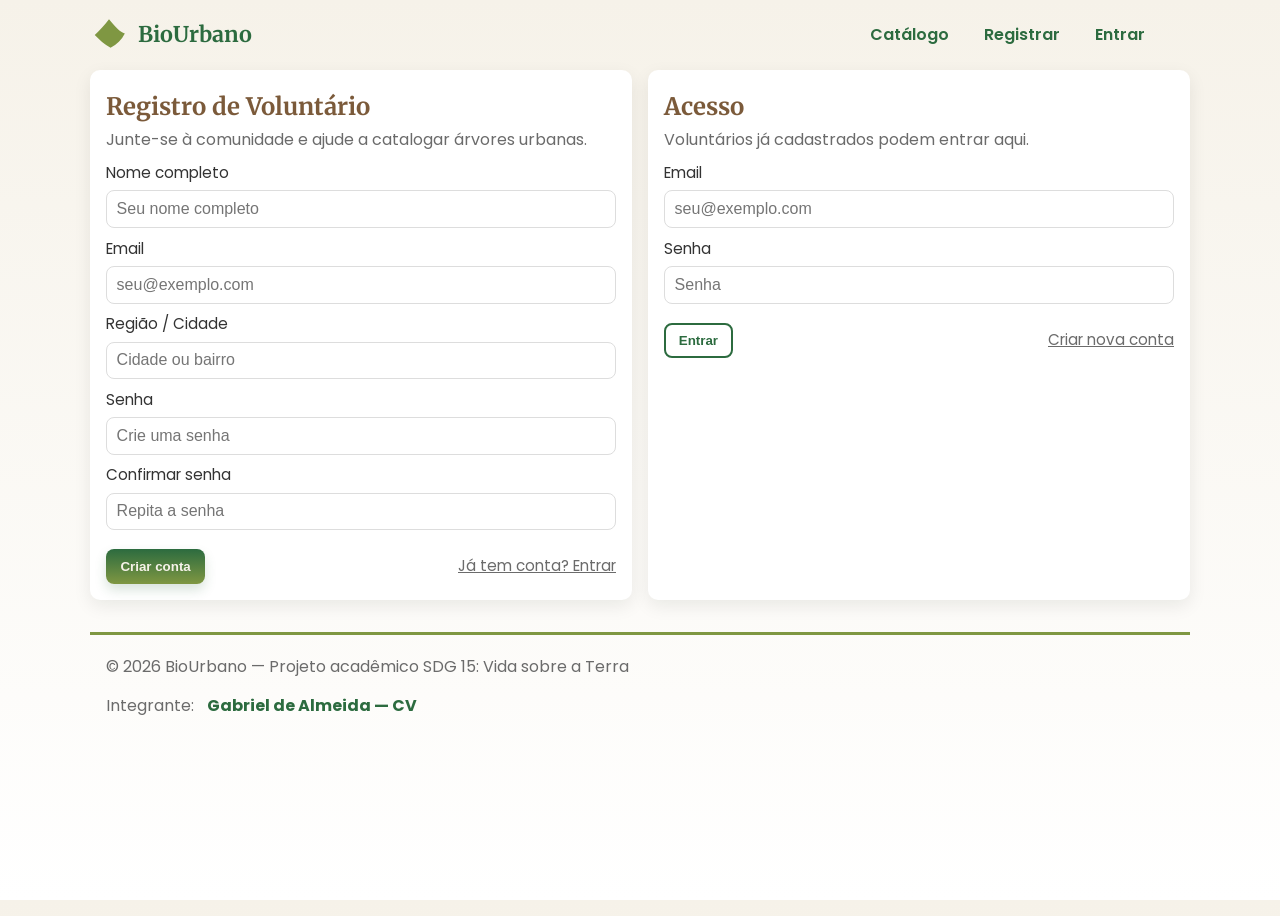
<file: cadastro.html>
<!doctype html>
<html lang="pt-BR">
<head>
  <meta charset="utf-8">
  <meta name="viewport" content="width=device-width,initial-scale=1">
  <title>BioUrbano — Cadastro</title>
  <link rel="stylesheet" href="style.css">
  <link rel="preconnect" href="https://fonts.gstatic.com" crossorigin>
  <link href="https://fonts.googleapis.com/css2?family=Merriweather:wght@700;900&family=Poppins:wght@300;400;600&display=swap" rel="stylesheet">
</head>
<body>
  <header class="site-header">
    <div class="brand">
      <svg class="icon-leaf" viewBox="0 0 24 24" aria-hidden="true" role="img"><path fill="currentColor" d="M12 2C9 6 6 9 3 12c3 3 6 6 10 8 4-2 7-5 9-9-3-1-6-4-10-9z"/></svg>
      <h1>BioUrbano</h1>
    </div>
    <nav aria-label="Main navigation" class="top-nav">
      <a href="index.html">Catálogo</a>
      <a href="#register">Registrar</a>
      <a href="#login">Entrar</a>
      <a class="nav-icon" href="#" title="Mapa">
        <svg viewBox="0 0 24 24" aria-hidden="true" role="img"><path fill="currentColor" d="M12 2C8.1 2 5 5.1 5 9c0 5.2 7 13 7 13s7-7.8 7-13c0-3.9-3.1-7-7-7z"/></svg>
      </a>
    </nav>
  </header>

  <main class="auth-main">
    <section id="register" class="card form-card">
      <header>
        <h2>Registro de Voluntário</h2>
        <p class="lead">Junte-se à comunidade e ajude a catalogar árvores urbanas.</p>
      </header>

      <form class="register-form" action="#" method="post" onsubmit="if (!this.checkValidity()) { return false; } window.location.href='cadastro.html'; return false;">
        <label for="fullname">Nome completo
          <input id="fullname" name="fullname" type="text" required placeholder="Seu nome completo">
        </label>

        <label for="email">Email
          <input id="email" name="email" type="email" required placeholder="seu@exemplo.com">
        </label>

        <label for="region">Região / Cidade
          <input id="region" name="region" type="text" placeholder="Cidade ou bairro">
        </label>

        <label for="password">Senha
          <input id="password" name="password" type="password" required placeholder="Crie uma senha">
        </label>

        <label for="confirm-password">Confirmar senha
          <input id="confirm-password" name="confirm-password" type="password" required placeholder="Repita a senha">
        </label>

        <div class="form-actions">
          <button type="submit" class="btn submit-btn">Criar conta</button>
          <a href="#login" class="toggle-link">Já tem conta? Entrar</a>
        </div>
      </form>
    </section>

    <section id="login" class="card form-card login-card" aria-hidden="false">
      <header>
        <h2>Acesso</h2>
        <p class="lead">Voluntários já cadastrados podem entrar aqui.</p>
      </header>

      <form class="login-form" action="#" method="post" onsubmit="if (!this.checkValidity()) { return false; } window.location.href='index.html'; return false;">
        <label for="login-email">Email
          <input id="login-email" name="login-email" type="email" required placeholder="seu@exemplo.com">
        </label>

        <label for="login-password">Senha
          <input id="login-password" name="login-password" type="password" required placeholder="Senha">
        </label>

        <div class="form-actions">
          <button type="submit" class="btn login-link">Entrar</button>
          <a href="#register" class="toggle-link">Criar nova conta</a>
        </div>
      </form>
    </section>
  </main>

  <footer class="site-footer">
    <p>&copy; 2026 BioUrbano — Projeto acadêmico SDG 15: Vida sobre a Terra</p>
    <nav class="team-links" aria-label="Resume">
      <span>Integrante:</span>
      <a href="curriculo.html" target="_blank" rel="noopener">Gabriel de Almeida — CV</a>
    </nav>
  </footer>
</body>
</html>
</file>
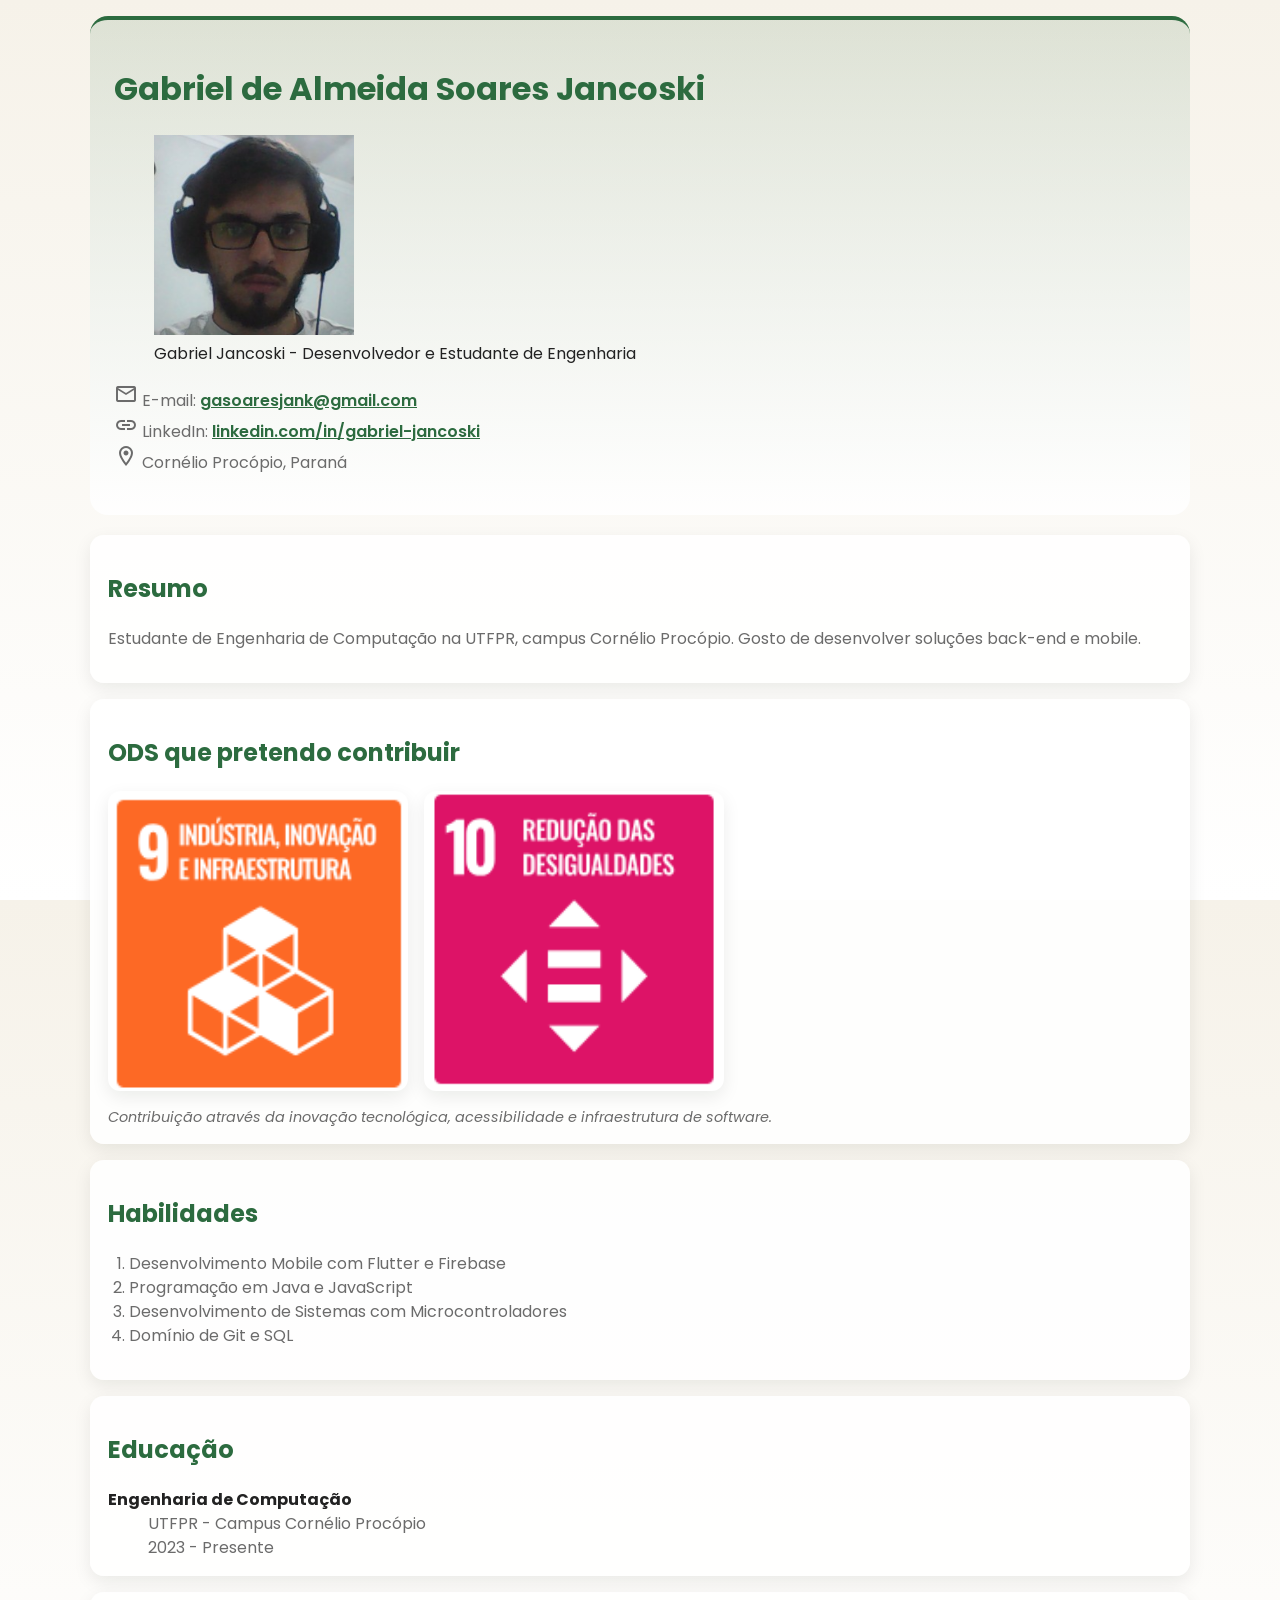
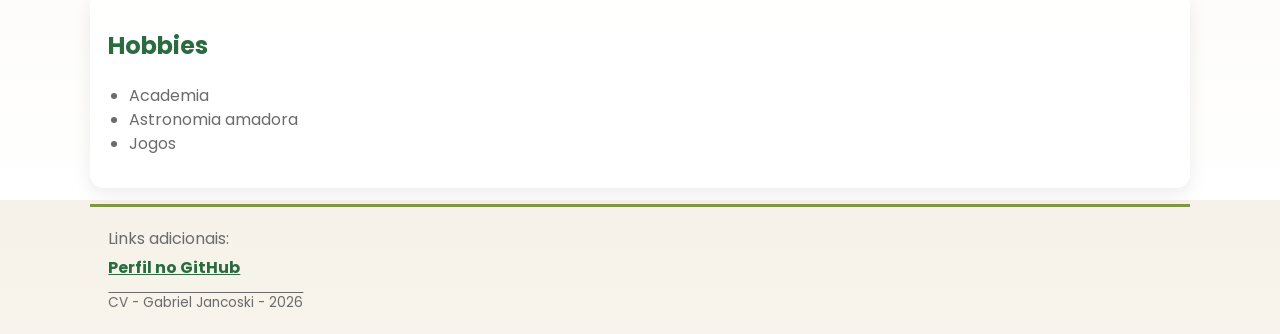
<file: curriculo.html>
<!DOCTYPE html>
<html lang="pt-br">
<head>
    <meta charset="UTF-8">
    <meta name="viewport" content="width=device-width, initial-scale=1.0">
    <link rel="preconnect" href="https://fonts.googleapis.com">
    <link rel="preconnect" href="https://fonts.gstatic.com" crossorigin>
    <link href="https://fonts.googleapis.com/css2?family=Poppins:wght@300;400;600&display=swap" rel="stylesheet">
    <link rel="stylesheet" href="https://fonts.googleapis.com/icon?family=Material+Icons+Outlined">
    <link rel="stylesheet" href="style.css">
    <title>Gabriel de Almeida Soares Jancoski</title>
</head>
<body>

    <header id="cabecalho-principal">
        <h1>Gabriel de Almeida Soares Jancoski</h1>
        
        <figure id="perfil">
            <img src="imagens/perfil.png" alt="Foto de perfil de Gabriel Jancoski" width="200" height="200">
            <figcaption>Gabriel Jancoski - Desenvolvedor e Estudante de Engenharia</figcaption>
        </figure>

        <p class="contato-info">
            <i class="material-icons-outlined">email</i> E-mail: <a href="mailto:gasoaresjank@gmail.com">gasoaresjank@gmail.com</a><br>
            <i class="material-icons-outlined">link</i> LinkedIn: <a href="https://www.linkedin.com/in/gabriel-jancoski" target="_blank">linkedin.com/in/gabriel-jancoski</a><br>
            <i class="material-icons-outlined">location_on</i> Cornélio Procópio, Paraná
        </p>
    </header>

    <main>
        <section class="secao-curriculo">
            <h2 class="secao-titulo">Resumo</h2>
            <p>
                Estudante de Engenharia de Computação na UTFPR, campus Cornélio Procópio. 
                Gosto de desenvolver soluções back-end e mobile.
            </p>
        </section>

        <section class="secao-curriculo">
            <h2 class="secao-titulo">ODS que pretendo contribuir</h2>
            <figure class="ods-container">
                <img src="imagens/ods - industria.png" alt="ODS 9 - Indústria, Inovação e Infraestrutura" width="300" height="300">
                <img src="imagens/ods - desigualdade.png" alt="ODS 10 - Redução das Desigualdades" width="300" height="300">
                <figcaption class="legenda-estilizada">Contribuição através da inovação tecnológica, acessibilidade e infraestrutura de software.</figcaption>
            </figure>
        </section>

        <section class="secao-curriculo">
            <h2 class="secao-titulo">Habilidades</h2>
            <ol class="lista-habilidades">
                <li>Desenvolvimento Mobile com Flutter e Firebase</li>
                <li>Programação em Java e JavaScript</li>
                <li>Desenvolvimento de Sistemas com Microcontroladores</li>
                <li>Domínio de Git e SQL</li>
            </ol>
        </section>

        <section class="secao-curriculo">
            <h2 class="secao-titulo">Educação</h2>
            <dl class="lista-educacao">
                <dt><strong>Engenharia de Computação</strong></dt>
                <dd>UTFPR - Campus Cornélio Procópio</dd>
                <dd>2023 - Presente</dd>
            </dl>
        </section>

        <article class="secao-curriculo">
            <h2 class="secao-titulo">Hobbies</h2>
            <ul class="lista-hobbies">
                <li>Academia</li>
                <li>Astronomia amadora</li>
                <li>Jogos</li>
            </ul>
        </article>
    </main>

    <footer>
        <p>Links adicionais:</p>
        <nav>
            <a href="https://github.com/midvirus" target="_blank">Perfil no GitHub</a>
        </nav>
        <p class="rodape-creditos"> CV - Gabriel Jancoski - 2026 </p>
    </footer>

</body>
</html>
</file>
<file: style.css>
:root{
  --forest-green: #2c6b3f;
  --olive: #7f9742;
  --earth-brown: #7b5a3a;
  --ivory: #f6f2e9;
  --muted: #6b6b6b;
  --accent: #a7d49b;
  --card-shadow: 0 6px 18px rgba(18,25,13,0.08);
  --radius: 10px;
}

*{box-sizing:border-box}
html,body{height:100%}
body{
  margin:0;
  font-family: 'Poppins', system-ui, -apple-system, "Segoe UI", Roboto, "Helvetica Neue", Arial; /* Fonte externa */
  background: linear-gradient(180deg, var(--ivory), #fff);
  color:#222;
  line-height:1.5;
  -webkit-font-smoothing:antialiased;
  -moz-osx-font-smoothing:grayscale;
  padding:0 1rem;
}

.site-header{
  max-width:1100px;
  margin:1rem auto;
  display:flex;
  align-items:center;
  justify-content:space-between;
  gap:1rem;
}

.brand{display:flex;align-items:center;gap:.6rem}
.brand h1{
  margin:0;
  font-family: 'Merriweather', serif;
  font-weight:700;
  color:var(--forest-green);
  font-size:1.35rem;
}
.icon-leaf{width:38px;height:38px;color:var(--olive)}

.top-nav, .main-nav{display:flex;align-items:center;gap:1rem}
.top-nav a, .main-nav a{
  text-decoration:none;
  color:var(--forest-green);
  font-weight:600;
  padding:.3rem .6rem;
  border-radius:6px;
}
.top-nav a:hover, .main-nav a:hover{background:rgba(47,79,47,0.06)}

.intro-banner{
  max-width:1100px;
  margin:1rem auto;
  display:grid;
  grid-template-columns: 1fr 360px;
  gap:1.25rem;
  align-items:center;
  background:linear-gradient(180deg, rgba(167,212,155,0.08), rgba(118,163,108,0.02));
  padding:1rem;
  border-radius:var(--radius);
  box-shadow:var(--card-shadow);
}
.intro-content h2{
  margin:.2rem 0;
  font-family: 'Merriweather', serif;
  color:var(--earth-brown);
  font-size:1.5rem;
}
.lead{color:var(--muted); margin:0.4rem 0;}
.intro-image img{
  width:100%;
  height:220px;
  object-fit:cover;
  border-radius:8px;
  display:block;
}
.intro-image figcaption{font-size:.85rem;color:var(--muted);margin-top:.4rem}

.catalog-section{
  max-width:1100px;
  margin:1.25rem auto;
  padding:0 0 2rem 0;
}
.grid-catalog{
  display:grid;
  grid-template-columns: repeat(3, 1fr);
  gap:1rem;
  margin-top:1rem;
}
.tree-card{
  background:white;
  border-radius:10px;
  overflow:hidden;
  box-shadow:var(--card-shadow);
  display:flex;
  flex-direction:column;
  transition:transform .25s ease, box-shadow .25s ease;
}
.tree-card img{
  width:100%;
  height:170px;
  object-fit:cover;
  display:block;
}
.card-body{padding:0.9rem;flex:1;display:flex;flex-direction:column;gap:.5rem}
.card-body h3{margin:0;font-family:'Merriweather',serif;color:var(--forest-green)}
.tag{display:inline-block;background:var(--accent);color:var(--forest-green);padding:.15rem .4rem;border-radius:4px;font-size:.85rem}
.benefits{margin:0;padding-left:1.25rem;color:var(--muted)}
.tree-card:hover{transform:translateY(-6px);box-shadow:0 18px 36px rgba(34,60,30,0.15)}

.catalog-notes{
  margin-top:1rem;
  max-width:1100px;
  padding:1rem;
  border-left:4px solid var(--olive);
  background:linear-gradient(90deg, rgba(247,244,236,0.7), rgba(255,255,255,0.6));
  border-radius:8px;
  color:var(--muted);
}

.auth-main{
  max-width:1100px;
  margin:1rem auto;
  display:grid;
  grid-template-columns: 1fr 1fr;
  gap:1rem;
}
.form-card{
  background:white;
  padding:1rem;
  border-radius:10px;
  box-shadow:var(--card-shadow);
}
.form-card header h2{margin:.2rem 0;font-family:'Merriweather',serif;color:var(--earth-brown)}
.form-card .lead{margin:0 0 .6rem 0;color:var(--muted)}
.register-form, .login-form{
  display:flex;
  flex-direction:column;
  gap:.6rem;
}
.register-form label, .login-form label{
  display:flex;
  flex-direction:column;
  font-size:.95rem;
  color:#333;
}
.register-form input, .login-form input{
  padding:.55rem .6rem;
  margin-top:.35rem;
  border:1px solid #ddd;
  border-radius:8px;
  font-size:1rem;
}
.form-actions{
  display:flex;
  gap:.6rem;
  align-items:center;
  margin-top:.6rem;
}
.btn{
  display:inline-flex;
  align-items:center;
  justify-content:center;
  padding:.6rem .9rem;
  border-radius:8px;
  text-decoration:none;
  cursor:pointer;
  border:0;
  font-weight:600;
}
.submit-btn{
  background:linear-gradient(180deg,var(--forest-green),var(--olive));
  color:var(--ivory);
  box-shadow:0 6px 12px rgba(44,107,63,0.18);
}
.login-link{
  background:transparent;
  color:var(--forest-green);
  border:2px solid var(--forest-green);
  padding:.5rem .8rem;
  border-radius:8px;
}
.toggle-link{color:var(--muted);font-size:.95rem;text-decoration:underline;margin-left:auto}

.site-footer{
  max-width:1100px;
  margin:2rem auto;
  padding:1rem;
  display:flex;
  flex-direction:column;
  gap:.6rem;
  color:var(--muted);
}
.team-links{display:flex;gap:.8rem;align-items:center}
.team-links a{color:var(--forest-green);text-decoration:none;font-weight:600}

@media (max-width:980px){
  .grid-catalog{grid-template-columns: repeat(2, 1fr)}
  .intro-banner{grid-template-columns:1fr}
  .auth-main{grid-template-columns:1fr}
}
@media (max-width:640px){
  .grid-catalog{grid-template-columns:1fr}
  .brand h1{font-size:1.1rem}
  .intro-image img{height:180px}
  .site-header{padding:0 0}
}

.muted{color:var(--muted);font-size:.95rem}

#cabecalho-principal {
  border-top: 4px solid var(--forest-green);
  padding-top: 1rem;
}

a[target="_blank"] {
  font-weight: bold; 
}

.team-links a:hover, 
.top-nav a:hover, 
.main-nav a:hover,
.toggle-link:hover {
  color: var(--olive);
  text-decoration: underline; 
}

.legenda-estilizada {
  font-style: italic;
  font-size: 0.9rem;
  color: var(--muted);
}

.rodape-creditos {
  text-decoration: overline;
  padding-top: 0.5rem;
  font-size: 0.85rem;
}

#cabecalho-principal {
  background: linear-gradient(180deg, rgba(44, 107, 63, 0.12), rgba(255, 255, 255, 0.9));
  border-radius: 18px;
  padding: 1.5rem;
  margin: 1rem auto 1.25rem;
  max-width: 1100px;
}

#cabecalho-principal h1,
.secao-titulo {
  color: var(--forest-green);
}

main {
  max-width: 1100px;
  margin: 0 auto;
}

.secao-curriculo {
  background: rgba(255, 255, 255, 0.9);
  border-radius: 14px;
  padding: 1rem 1.15rem;
  margin-bottom: 1rem;
  box-shadow: var(--card-shadow);
}

.secao-curriculo p,
.secao-curriculo li,
.secao-curriculo dd,
.contato-info {
  color: var(--muted);
}

.contato-info a,
footer a {
  color: var(--forest-green);
  font-weight: 600;
}

.contato-info a:hover,
footer a:hover {
  color: var(--olive);
}

.ods-container {
  margin: 0.75rem 0 0;
  display: flex;
  flex-wrap: wrap;
  gap: 1rem;
}

.ods-container img {
  border-radius: 12px;
  box-shadow: var(--card-shadow);
  background: #fff;
}

.lista-habilidades,
.lista-hobbies {
  padding-left: 1.3rem;
}

.lista-educacao {
  margin: 0;
}

footer {
  max-width: 1100px;
  margin: 0 auto 2rem;
  padding: 1rem 1.15rem;
  border-top: 3px solid var(--olive);
  color: var(--muted);
}

footer p {
  margin: 0.3rem 0;
}
</file>
